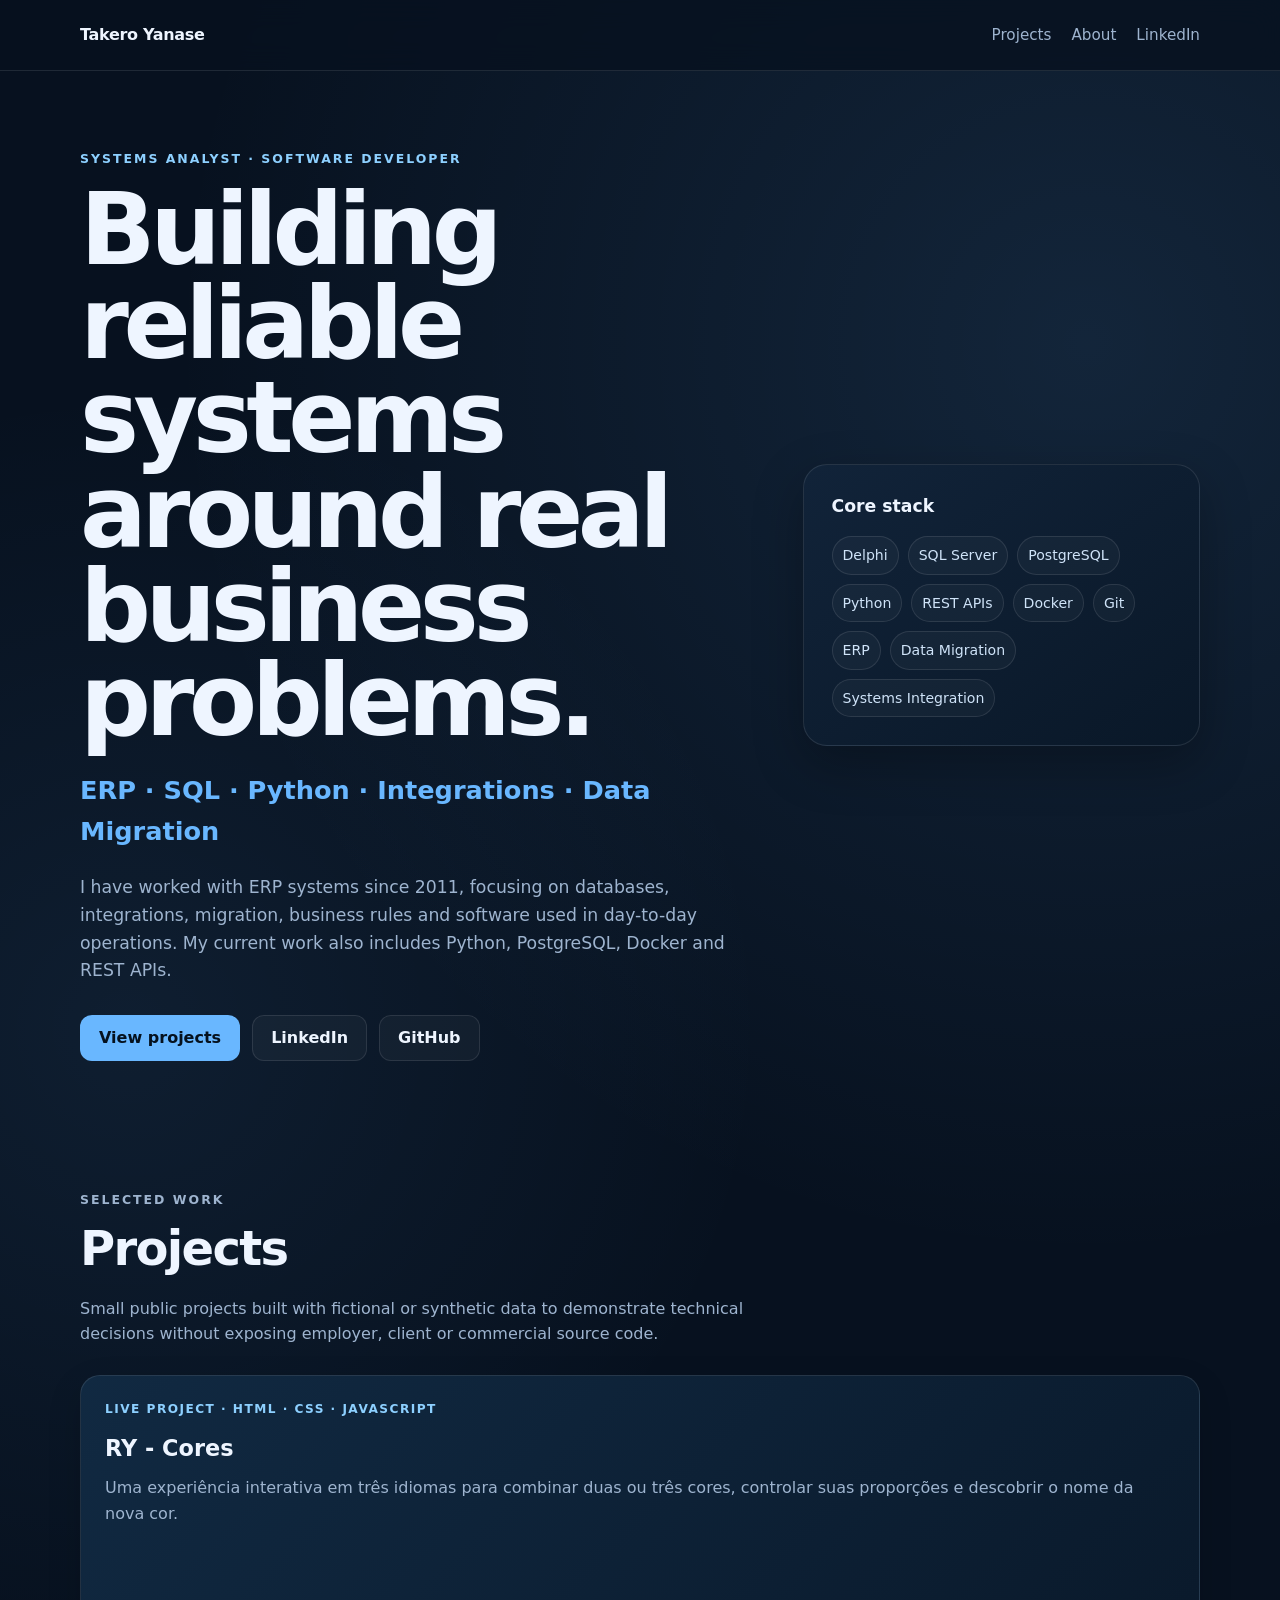
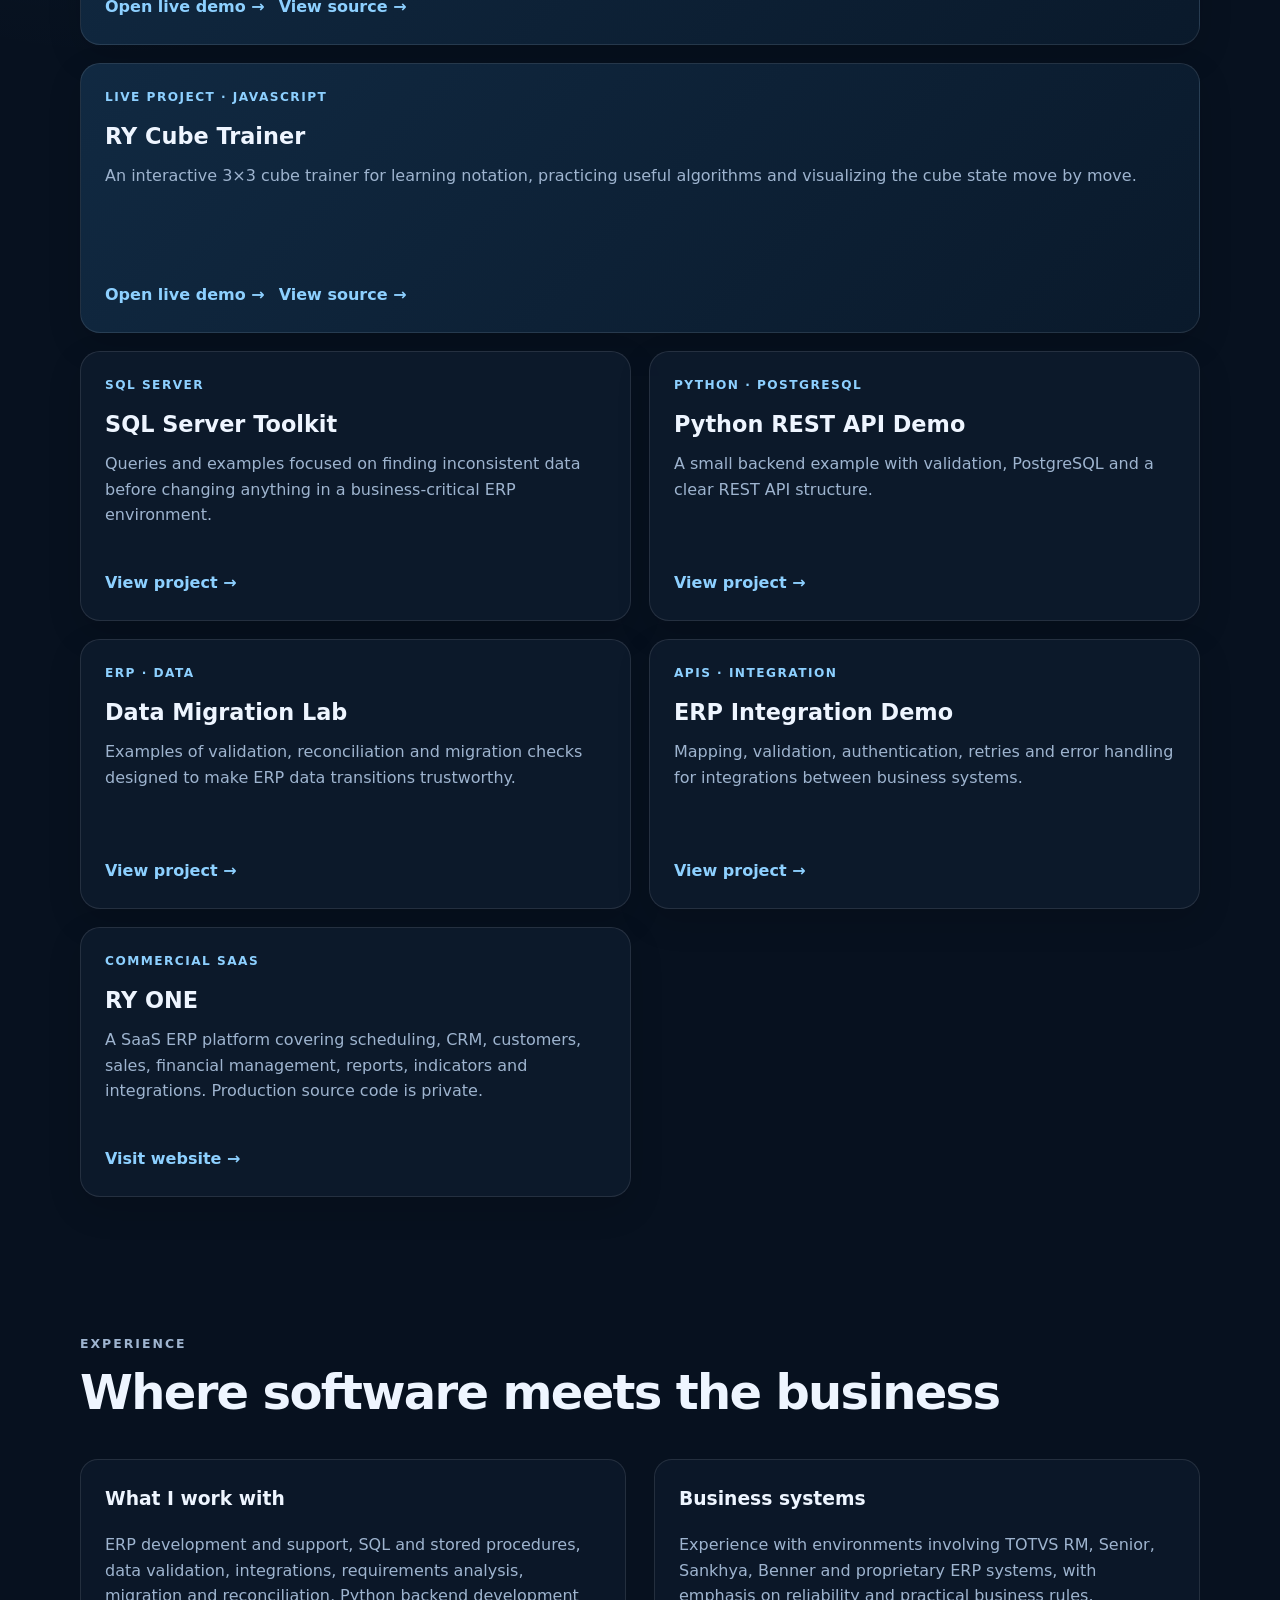
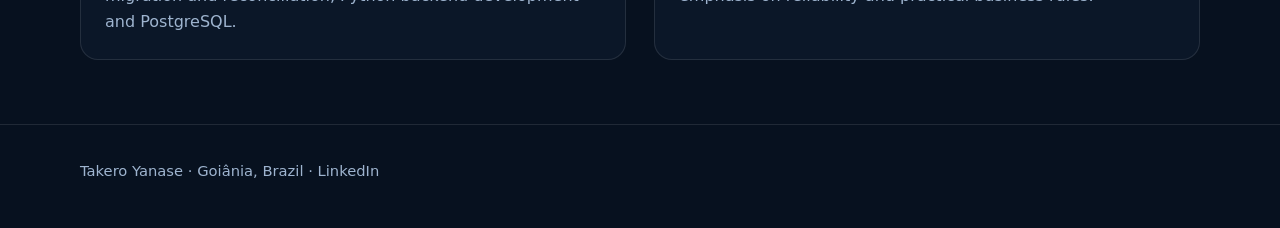
<file: portfolio/index.html>
<!DOCTYPE html>
<html lang="en">
<head>
  <meta charset="UTF-8">
  <meta name="viewport" content="width=device-width, initial-scale=1.0">
  <meta name="description" content="Takero Yanase — Systems Analyst and Software Developer. ERP, SQL, Python, integrations, data migration and backend development.">
  <title>Takero Yanase | Software Developer Portfolio</title>
  <style>
    :root {
      --bg: #07111f;
      --surface: #0e1b2d;
      --surface-2: #12243a;
      --text: #eef5ff;
      --muted: #9eb4cf;
      --accent: #69b7ff;
      --accent-2: #8dd0ff;
      --border: rgba(255,255,255,.10);
      --shadow: 0 18px 50px rgba(0,0,0,.28);
    }

    * { box-sizing: border-box; }
    html { scroll-behavior: smooth; }
    body {
      margin: 0;
      font-family: Inter, ui-sans-serif, system-ui, -apple-system, BlinkMacSystemFont, "Segoe UI", sans-serif;
      background:
        radial-gradient(circle at 85% 10%, rgba(105,183,255,.12), transparent 28%),
        radial-gradient(circle at 10% 30%, rgba(105,183,255,.08), transparent 24%),
        var(--bg);
      color: var(--text);
      line-height: 1.6;
    }

    a { color: inherit; text-decoration: none; }
    .wrap { width: min(1120px, calc(100% - 36px)); margin: 0 auto; }

    nav {
      position: sticky;
      top: 0;
      z-index: 10;
      backdrop-filter: blur(14px);
      background: rgba(7,17,31,.78);
      border-bottom: 1px solid var(--border);
    }

    .nav-inner {
      min-height: 70px;
      display: flex;
      align-items: center;
      justify-content: space-between;
      gap: 20px;
    }

    .brand { font-weight: 800; letter-spacing: -.02em; }
    .nav-links { display: flex; gap: 20px; color: var(--muted); font-size: .95rem; }
    .nav-links a:hover { color: var(--text); }

    .hero {
      min-height: 72vh;
      display: grid;
      grid-template-columns: 1.25fr .75fr;
      align-items: center;
      gap: 60px;
      padding: 78px 0 56px;
    }

    .eyebrow {
      margin: 0 0 14px;
      color: var(--accent-2);
      text-transform: uppercase;
      letter-spacing: .16em;
      font-size: .78rem;
      font-weight: 800;
    }

    h1 {
      margin: 0;
      max-width: 850px;
      font-size: clamp(3rem, 8vw, 6.2rem);
      line-height: .95;
      letter-spacing: -.055em;
    }

    .hero h2 {
      margin: 22px 0 0;
      color: var(--accent);
      font-size: clamp(1.15rem, 2.3vw, 1.6rem);
      font-weight: 700;
    }

    .lead {
      max-width: 760px;
      margin: 22px 0 0;
      color: var(--muted);
      font-size: 1.08rem;
    }

    .actions { display: flex; flex-wrap: wrap; gap: 12px; margin-top: 30px; }
    .btn {
      display: inline-flex;
      align-items: center;
      justify-content: center;
      min-height: 46px;
      padding: 0 18px;
      border-radius: 12px;
      border: 1px solid var(--border);
      font-weight: 750;
      transition: .2s ease;
    }
    .btn.primary { background: var(--accent); color: #05111e; border-color: transparent; }
    .btn.secondary { background: rgba(255,255,255,.035); }
    .btn:hover { transform: translateY(-2px); }

    .profile-card {
      padding: 28px;
      background: linear-gradient(145deg, rgba(18,36,58,.95), rgba(10,24,40,.95));
      border: 1px solid var(--border);
      border-radius: 24px;
      box-shadow: var(--shadow);
    }

    .profile-card h3 { margin: 0 0 16px; font-size: 1.08rem; }
    .skill-list { display: flex; flex-wrap: wrap; gap: 9px; }
    .skill {
      padding: 7px 10px;
      border: 1px solid var(--border);
      border-radius: 999px;
      color: #cfe3f8;
      background: rgba(255,255,255,.03);
      font-size: .88rem;
    }

    section { padding: 64px 0; }
    .section-title { margin-bottom: 28px; }
    .section-title h2 { margin: 0; font-size: clamp(2rem, 4vw, 3rem); letter-spacing: -.035em; }
    .section-title p { margin: 9px 0 0; color: var(--muted); max-width: 720px; }

    .projects {
      display: grid;
      grid-template-columns: repeat(2, minmax(0,1fr));
      gap: 18px;
    }

    .project {
      display: flex;
      flex-direction: column;
      min-height: 270px;
      padding: 24px;
      border: 1px solid var(--border);
      border-radius: 20px;
      background: rgba(14,27,45,.88);
      box-shadow: 0 12px 34px rgba(0,0,0,.14);
      transition: .2s ease;
    }
    .project:hover { transform: translateY(-4px); border-color: rgba(105,183,255,.34); }
    .project.featured { grid-column: span 2; background: linear-gradient(135deg, rgba(17,42,67,.98), rgba(10,26,44,.98)); }
    .project .tag { color: var(--accent-2); font-size: .76rem; font-weight: 800; text-transform: uppercase; letter-spacing: .12em; }
    .project h3 { margin: 12px 0 8px; font-size: 1.4rem; }
    .project p { margin: 0; color: var(--muted); }
    .project-links { margin-top: auto; padding-top: 22px; display: flex; flex-wrap: wrap; gap: 14px; }
    .project-links a { color: var(--accent-2); font-weight: 750; }

    .about-grid { display: grid; grid-template-columns: 1fr 1fr; gap: 28px; }
    .about-card {
      padding: 24px;
      border-radius: 18px;
      border: 1px solid var(--border);
      background: rgba(14,27,45,.72);
    }
    .about-card h3 { margin-top: 0; }
    .about-card p { margin-bottom: 0; color: var(--muted); }

    footer {
      padding: 34px 0 46px;
      border-top: 1px solid var(--border);
      color: var(--muted);
      font-size: .92rem;
    }

    @media (max-width: 820px) {
      .hero { grid-template-columns: 1fr; min-height: auto; padding-top: 58px; gap: 34px; }
      .projects, .about-grid { grid-template-columns: 1fr; }
      .project.featured { grid-column: auto; }
      .nav-links a:nth-child(2) { display: none; }
    }
  </style>
</head>
<body>
  <nav>
    <div class="wrap nav-inner">
      <a class="brand" href="#top">Takero Yanase</a>
      <div class="nav-links">
        <a href="#projects">Projects</a>
        <a href="#about">About</a>
        <a href="https://linkedin.com/in/takero-yanase" target="_blank" rel="noopener">LinkedIn</a>
      </div>
    </div>
  </nav>

  <main id="top">
    <div class="wrap hero">
      <div>
        <p class="eyebrow">Systems Analyst · Software Developer</p>
        <h1>Building reliable systems around real business problems.</h1>
        <h2>ERP · SQL · Python · Integrations · Data Migration</h2>
        <p class="lead">I have worked with ERP systems since 2011, focusing on databases, integrations, migration, business rules and software used in day-to-day operations. My current work also includes Python, PostgreSQL, Docker and REST APIs.</p>
        <div class="actions">
          <a class="btn primary" href="#projects">View projects</a>
          <a class="btn secondary" href="https://linkedin.com/in/takero-yanase" target="_blank" rel="noopener">LinkedIn</a>
          <a class="btn secondary" href="https://github.com/obake157" target="_blank" rel="noopener">GitHub</a>
        </div>
      </div>

      <aside class="profile-card">
        <h3>Core stack</h3>
        <div class="skill-list">
          <span class="skill">Delphi</span>
          <span class="skill">SQL Server</span>
          <span class="skill">PostgreSQL</span>
          <span class="skill">Python</span>
          <span class="skill">REST APIs</span>
          <span class="skill">Docker</span>
          <span class="skill">Git</span>
          <span class="skill">ERP</span>
          <span class="skill">Data Migration</span>
          <span class="skill">Systems Integration</span>
        </div>
      </aside>
    </div>

    <section id="projects">
      <div class="wrap">
        <div class="section-title">
          <p class="eyebrow">Selected work</p>
          <h2>Projects</h2>
          <p>Small public projects built with fictional or synthetic data to demonstrate technical decisions without exposing employer, client or commercial source code.</p>
        </div>

        <div class="projects">
          <article class="project featured">
            <span class="tag">Live project · HTML · CSS · JavaScript</span>
            <h3>RY - Cores</h3>
            <p>Uma experiência interativa em três idiomas para combinar duas ou três cores, controlar suas proporções e descobrir o nome da nova cor.</p>
            <div class="project-links">
              <a href="./laboratorio-de-cores/">Open live demo →</a>
              <a href="https://github.com/obake157/obake157/tree/main/portfolio/laboratorio-de-cores" target="_blank" rel="noopener">View source →</a>
            </div>
          </article>

          <article class="project featured">
            <span class="tag">Live project · JavaScript</span>
            <h3>RY Cube Trainer</h3>
            <p>An interactive 3×3 cube trainer for learning notation, practicing useful algorithms and visualizing the cube state move by move.</p>
            <div class="project-links">
              <a href="./ry-cube-trainer/">Open live demo →</a>
              <a href="https://github.com/obake157/obake157/tree/main/portfolio/ry-cube-trainer" target="_blank" rel="noopener">View source →</a>
            </div>
          </article>

          <article class="project">
            <span class="tag">SQL Server</span>
            <h3>SQL Server Toolkit</h3>
            <p>Queries and examples focused on finding inconsistent data before changing anything in a business-critical ERP environment.</p>
            <div class="project-links"><a href="https://github.com/obake157/obake157/tree/main/portfolio/sql-server-toolkit" target="_blank" rel="noopener">View project →</a></div>
          </article>

          <article class="project">
            <span class="tag">Python · PostgreSQL</span>
            <h3>Python REST API Demo</h3>
            <p>A small backend example with validation, PostgreSQL and a clear REST API structure.</p>
            <div class="project-links"><a href="https://github.com/obake157/obake157/tree/main/portfolio/python-rest-api-demo" target="_blank" rel="noopener">View project →</a></div>
          </article>

          <article class="project">
            <span class="tag">ERP · Data</span>
            <h3>Data Migration Lab</h3>
            <p>Examples of validation, reconciliation and migration checks designed to make ERP data transitions trustworthy.</p>
            <div class="project-links"><a href="https://github.com/obake157/obake157/tree/main/portfolio/data-migration-lab" target="_blank" rel="noopener">View project →</a></div>
          </article>

          <article class="project">
            <span class="tag">APIs · Integration</span>
            <h3>ERP Integration Demo</h3>
            <p>Mapping, validation, authentication, retries and error handling for integrations between business systems.</p>
            <div class="project-links"><a href="https://github.com/obake157/obake157/tree/main/portfolio/erp-integration-demo" target="_blank" rel="noopener">View project →</a></div>
          </article>

          <article class="project">
            <span class="tag">Commercial SaaS</span>
            <h3>RY ONE</h3>
            <p>A SaaS ERP platform covering scheduling, CRM, customers, sales, financial management, reports, indicators and integrations. Production source code is private.</p>
            <div class="project-links"><a href="https://one.rytecnologia.com.br/" target="_blank" rel="noopener">Visit website →</a></div>
          </article>
        </div>
      </div>
    </section>

    <section id="about">
      <div class="wrap">
        <div class="section-title">
          <p class="eyebrow">Experience</p>
          <h2>Where software meets the business</h2>
        </div>
        <div class="about-grid">
          <div class="about-card">
            <h3>What I work with</h3>
            <p>ERP development and support, SQL and stored procedures, data validation, integrations, requirements analysis, migration and reconciliation, Python backend development and PostgreSQL.</p>
          </div>
          <div class="about-card">
            <h3>Business systems</h3>
            <p>Experience with environments involving TOTVS RM, Senior, Sankhya, Benner and proprietary ERP systems, with emphasis on reliability and practical business rules.</p>
          </div>
        </div>
      </div>
    </section>
  </main>

  <footer>
    <div class="wrap">Takero Yanase · Goiânia, Brazil · <a href="https://linkedin.com/in/takero-yanase" target="_blank" rel="noopener">LinkedIn</a></div>
  </footer>
</body>
</html>
</file>
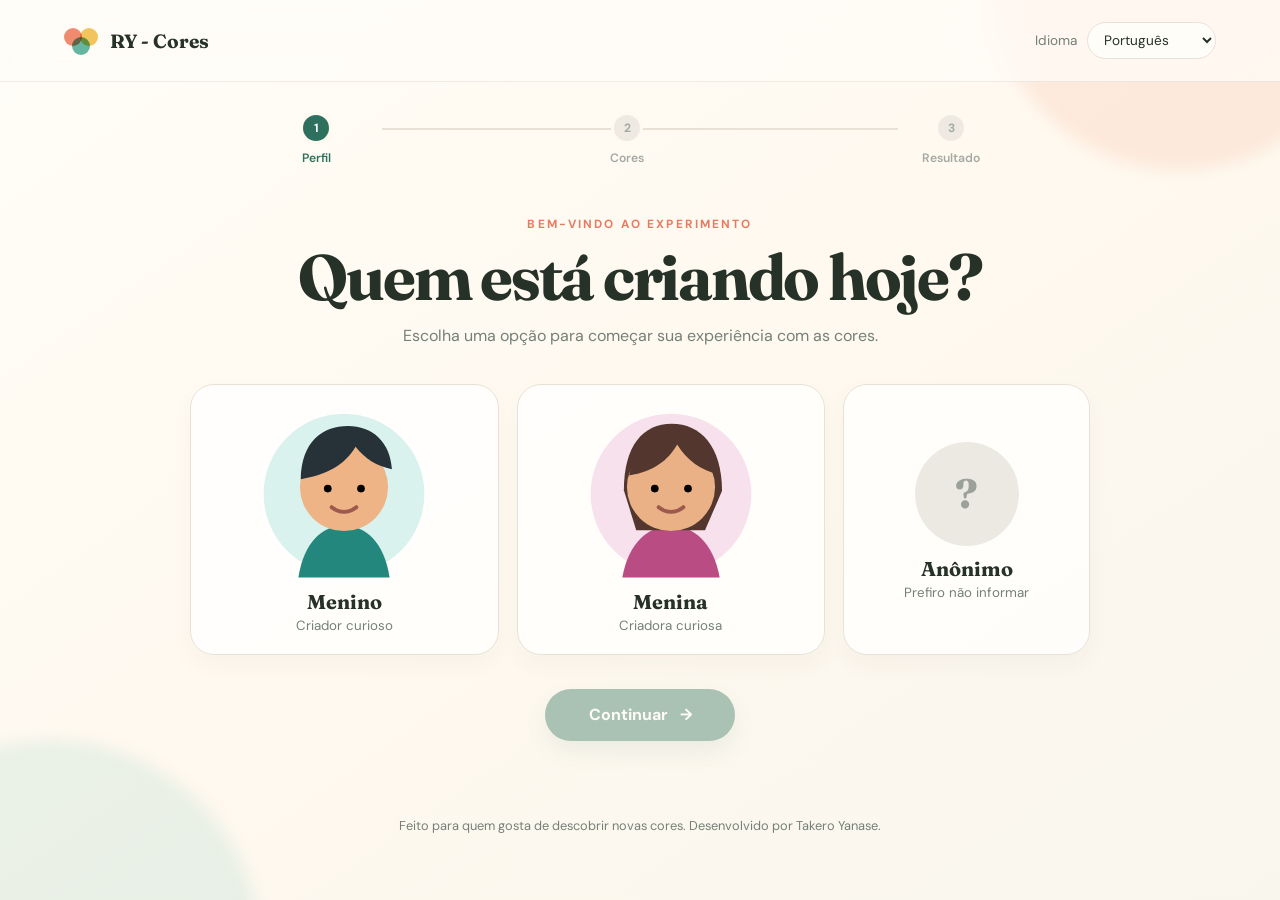
<file: portfolio/laboratorio-de-cores/index.html>
<!doctype html>
<html lang="pt-BR">
<head>
  <meta charset="utf-8">
  <meta name="viewport" content="width=device-width, initial-scale=1">
  <meta name="description" content="RY - Cores: misture duas ou três cores, controle as proporções e descubra o nome da nova cor em português, inglês e espanhol.">
  <meta name="theme-color" content="#fff8ed">
  <title>RY - Cores</title>
  <link rel="preconnect" href="https://fonts.googleapis.com">
  <link rel="preconnect" href="https://fonts.gstatic.com" crossorigin>
  <link href="https://fonts.googleapis.com/css2?family=DM+Sans:wght@400;500;600;700&family=Fraunces:opsz,wght@9..144,600;9..144,700&display=swap" rel="stylesheet">
  <link rel="stylesheet" href="styles.css">
  <link rel="stylesheet" href="palette.css">
</head>
<body>
  <div class="ambient ambient-one"></div><div class="ambient ambient-two"></div>
  <header class="topbar">
    <a class="brand" href="./" aria-label="RY - Cores">
      <span class="brand-mark"><i></i><i></i><i></i></span>
      <span data-i18n="brand">RY - Cores</span>
    </a>
    <label class="language-label">
      <span data-i18n="language">Idioma</span>
      <select id="language" aria-label="Idioma">
        <option value="pt">Português</option><option value="en">English</option><option value="es">Español</option>
      </select>
    </label>
  </header>

  <main>
    <div class="progress-wrap" aria-label="Progresso">
      <div class="progress-line"><span id="progressLine"></span></div>
      <ol class="progress">
        <li class="active"><b>1</b><span data-i18n="stepProfile">Perfil</span></li>
        <li><b>2</b><span data-i18n="stepColors">Cores</span></li>
        <li><b>3</b><span data-i18n="stepResult">Resultado</span></li>
      </ol>
    </div>

    <section class="screen active" id="profileScreen">
      <div class="intro">
        <span class="kicker" data-i18n="welcome">BEM-VINDO AO EXPERIMENTO</span>
        <h1 data-i18n="whoAreYou">Quem está criando hoje?</h1>
        <p data-i18n="profileHint">Escolha uma opção para começar sua experiência com as cores.</p>
      </div>
      <div class="profile-grid">
        <button class="profile-card" data-profile="boy">
          <span class="avatar boy-avatar" aria-hidden="true">
            <svg viewBox="0 0 220 220" role="img"><circle cx="110" cy="110" r="104" fill="#d9f2ee"/><path d="M51 218c7-46 31-67 59-67s52 21 59 67" fill="#24877d"/><circle cx="110" cy="101" r="57" fill="#efb486"/><path d="M54 91c1-49 28-69 61-69 32 0 55 21 57 56-20-4-34-13-47-29-15 25-38 36-71 42z" fill="#263238"/><circle cx="89" cy="103" r="5"/><circle cx="132" cy="103" r="5"/><path d="M94 127c10 8 22 8 32 0" fill="none" stroke="#9d594d" stroke-width="5" stroke-linecap="round"/></svg>
          </span>
          <strong data-i18n="boy">Menino</strong><small data-i18n="boyDesc">Criador curioso</small><i class="check">✓</i>
        </button>
        <button class="profile-card" data-profile="girl">
          <span class="avatar girl-avatar" aria-hidden="true">
            <svg viewBox="0 0 220 220" role="img"><circle cx="110" cy="110" r="104" fill="#f7e1ec"/><path d="M47 218c8-45 34-67 63-67s55 22 63 67" fill="#b84c83"/><path d="M49 105c0-58 25-86 62-86s65 29 65 87l-22 51H65z" fill="#53372f"/><circle cx="110" cy="101" r="57" fill="#eab086"/><path d="M56 86c7-47 30-65 58-65 33 0 55 25 59 64-25-6-43-19-55-39-12 21-31 35-62 40z" fill="#53372f"/><circle cx="89" cy="103" r="5"/><circle cx="132" cy="103" r="5"/><path d="M94 127c10 8 22 8 32 0" fill="none" stroke="#9d594d" stroke-width="5" stroke-linecap="round"/></svg>
          </span>
          <strong data-i18n="girl">Menina</strong><small data-i18n="girlDesc">Criadora curiosa</small><i class="check">✓</i>
        </button>
        <button class="profile-card anonymous" data-profile="anonymous">
          <span class="anonymous-icon" aria-hidden="true">?</span>
          <strong data-i18n="anonymous">Anônimo</strong><small data-i18n="anonymousDesc">Prefiro não informar</small><i class="check">✓</i>
        </button>
      </div>
      <button class="primary next-profile" id="profileNext" disabled><span data-i18n="continue">Continuar</span><span>→</span></button>
    </section>

    <section class="screen" id="mixScreen">
      <div class="mix-heading">
        <div><span class="kicker" data-i18n="yourRecipe">SUA RECEITA</span><h1 data-i18n="createColor">Crie uma cor inédita</h1><p data-i18n="mixHint">Escolha 2 ou 3 cores e ajuste a participação de cada uma.</p></div>
        <div class="count-control"><span data-i18n="howMany">Quantas cores?</span><div><button class="count active" data-count="2">2</button><button class="count" data-count="3">3</button></div></div>
      </div>
      <div class="lab-layout">
        <div class="ingredients" id="ingredients"></div>
        <aside class="preview-card">
          <span class="preview-label" data-i18n="livePreview">PRÉVIA DA MISTURA</span>
          <div class="flask" aria-hidden="true"><div class="flask-neck"></div><div class="flask-body"><div class="liquid" id="previewLiquid"></div><span class="shine"></span></div></div>
          <strong id="previewHex">#808080</strong>
          <p data-i18n="previewHint">A cor muda enquanto você ajusta a receita.</p>
        </aside>
      </div>
      <div class="mix-actions"><button class="ghost" id="backProfile">← <span data-i18n="back">Voltar</span></button><button class="primary" id="mixButton"><span data-i18n="mixButton">Unificar cores</span><span class="spark">✦</span></button></div>
    </section>

    <section class="screen" id="resultScreen">
      <div class="result-card">
        <div class="confetti" aria-hidden="true"></div>
        <span class="kicker" data-i18n="born">UMA NOVA COR NASCEU</span>
        <h1 data-i18n="meetColor">Conheça sua nova cor</h1>
        <div class="result-swatch" id="resultSwatch"><span></span></div>
        <div class="color-name"><span data-i18n="closestName">NOME MAIS PRÓXIMO</span><h2 id="namePt">—</h2></div>
        <div class="translations"><div><span>English</span><strong id="nameEn">—</strong></div><div><span>Español</span><strong id="nameEs">—</strong></div></div>
        <div class="codes"><button id="copyHex"><span>HEX</span><strong id="resultHex">—</strong><i>⧉</i></button><div><span>RGB</span><strong id="resultRgb">—</strong></div></div>
        <p class="copy-message" id="copyMessage" aria-live="polite"></p>
        <div class="result-actions"><button class="primary" id="newMix"><span data-i18n="newMix">Criar outra mistura</span> ↻</button><button class="ghost" id="share"><span data-i18n="share">Compartilhar cor</span> ↗</button></div>
      </div>
    </section>
  </main>
  <footer><span data-i18n="footer">Feito para quem gosta de descobrir novas cores. Desenvolvido por Takero Yanase.</span></footer>
  <script src="app.js"></script>
</body>
</html>
</file>
<file: portfolio/laboratorio-de-cores/styles.css>
:root{--ink:#263128;--muted:#748077;--cream:#fffaf1;--paper:#fffdf8;--green:#2e705e;--green-dark:#23594b;--coral:#e9795f;--line:#e8e1d6;--shadow:0 20px 60px rgba(72,61,45,.12)}*{box-sizing:border-box}html{min-height:100%;scroll-behavior:smooth}body{margin:0;min-height:100vh;color:var(--ink);background:linear-gradient(145deg,#fffdf7 0%,#fff9ef 50%,#f8f6ed 100%);font-family:"DM Sans",sans-serif;overflow-x:hidden}button,select,input{font:inherit}.ambient{position:fixed;border-radius:50%;filter:blur(8px);opacity:.24;pointer-events:none;z-index:-1}.ambient-one{width:380px;height:380px;background:#f5b89f;top:-210px;right:-90px}.ambient-two{width:420px;height:420px;background:#a7d5c9;bottom:-260px;left:-160px}.topbar{height:82px;display:flex;align-items:center;justify-content:space-between;padding:0 clamp(20px,5vw,72px);border-bottom:1px solid rgba(88,88,70,.1);background:rgba(255,253,248,.7);backdrop-filter:blur(18px)}.brand{display:flex;align-items:center;gap:12px;color:var(--ink);text-decoration:none;font-family:Fraunces,serif;font-size:1.2rem;font-weight:700}.brand-mark{position:relative;display:flex;align-items:center;width:34px;height:28px}.brand-mark i{width:18px;height:18px;border-radius:50%;position:absolute;mix-blend-mode:multiply}.brand-mark i:nth-child(1){background:#f18c72;left:0;top:1px}.brand-mark i:nth-child(2){background:#f1c65f;right:0;top:1px}.brand-mark i:nth-child(3){background:#66b7a4;left:8px;bottom:0}.language-label{display:flex;align-items:center;gap:10px;color:var(--muted);font-size:.85rem}.language-label select{border:1px solid var(--line);border-radius:20px;padding:8px 30px 8px 12px;background:var(--paper);color:var(--ink);outline:none}.progress-wrap{width:min(680px,calc(100% - 40px));margin:30px auto 0;position:relative}.progress-line{position:absolute;top:16px;left:12%;right:12%;height:2px;background:var(--line)}.progress-line span{display:block;width:0;height:100%;background:var(--green);transition:.5s ease}.progress{list-style:none;display:flex;justify-content:space-between;padding:0;margin:0;position:relative}.progress li{display:flex;flex-direction:column;align-items:center;gap:6px;color:#a3aaa4;font-size:.76rem;font-weight:600}.progress b{display:grid;place-items:center;width:32px;height:32px;border-radius:50%;background:#eeeae2;border:3px solid var(--cream);font-size:.75rem}.progress li.active,.progress li.done{color:var(--green)}.progress li.active b,.progress li.done b{background:var(--green);color:white}.screen{display:none;width:min(1120px,calc(100% - 40px));margin:0 auto;padding:50px 0 76px;animation:rise .5s ease}.screen.active{display:block}@keyframes rise{from{opacity:0;transform:translateY(12px)}to{opacity:1;transform:none}}.intro{text-align:center;max-width:700px;margin:0 auto 38px}.kicker{display:block;color:var(--coral);font-size:.74rem;letter-spacing:.18em;font-weight:700;margin-bottom:12px}.intro h1,.mix-heading h1,.result-card h1{font-family:Fraunces,serif;font-size:clamp(2.25rem,5vw,4rem);line-height:1.03;margin:0;letter-spacing:-.035em}.intro p,.mix-heading p{color:var(--muted);margin:15px 0 0}.profile-grid{display:grid;grid-template-columns:1fr 1fr .8fr;gap:18px;max-width:900px;margin:auto}.profile-card{position:relative;border:1px solid var(--line);border-radius:24px;background:rgba(255,255,255,.76);padding:24px 20px 20px;cursor:pointer;color:var(--ink);transition:.22s ease;box-shadow:0 10px 25px rgba(64,56,43,.04)}.profile-card:hover{transform:translateY(-5px);box-shadow:var(--shadow)}.profile-card.selected{border:2px solid var(--green);padding:23px 19px 19px;background:#fff}.profile-card strong,.profile-card small{display:block}.profile-card strong{font-family:Fraunces,serif;font-size:1.25rem;margin-top:10px}.profile-card small{color:var(--muted);margin-top:3px}.avatar{display:block;width:170px;max-width:100%;margin:auto}.avatar svg{display:block;width:100%;height:auto}.anonymous{display:flex;flex-direction:column;align-items:center;justify-content:center}.anonymous-icon{display:grid;place-items:center;width:104px;height:104px;border-radius:50%;background:#ebe9e2;color:#9ba098;font:700 2.5rem Fraunces}.check{display:none;position:absolute;right:14px;top:14px;width:25px;height:25px;border-radius:50%;background:var(--green);color:#fff;font-style:normal}.selected .check{display:grid;place-items:center}.primary,.ghost{border:0;border-radius:999px;min-height:52px;padding:0 25px;font-weight:700;cursor:pointer;transition:.2s ease}.primary{display:flex;align-items:center;justify-content:center;gap:12px;background:var(--green);color:white;box-shadow:0 10px 25px rgba(46,112,94,.22)}.primary:hover:not(:disabled){background:var(--green-dark);transform:translateY(-2px)}.primary:disabled{opacity:.4;cursor:not-allowed}.next-profile{margin:34px auto 0;min-width:190px}.mix-heading{display:flex;align-items:flex-end;justify-content:space-between;gap:30px;margin-bottom:34px}.mix-heading h1{font-size:clamp(2rem,4vw,3.2rem)}.count-control{display:flex;align-items:center;gap:14px;color:var(--muted);white-space:nowrap}.count-control>div{display:flex;padding:4px;background:#eee9df;border-radius:999px}.count{border:0;background:transparent;width:42px;height:36px;border-radius:999px;color:var(--muted);cursor:pointer;font-weight:700}.count.active{background:#fff;color:var(--green);box-shadow:0 3px 10px rgba(55,50,40,.12)}.lab-layout{display:grid;grid-template-columns:1fr 300px;gap:28px}.ingredients{display:grid;gap:16px}.ingredient{display:grid;grid-template-columns:74px 1fr;gap:20px;align-items:center;padding:20px;border:1px solid var(--line);border-radius:20px;background:rgba(255,255,255,.78)}.jar{position:relative;width:72px;height:88px;border:3px solid #bac5bd;border-top:0;border-radius:8px 8px 18px 18px;overflow:hidden;background:rgba(255,255,255,.7)}.jar:before{content:"";position:absolute;z-index:2;top:0;left:-5px;width:76px;height:10px;border:3px solid #9fac9f;border-radius:4px;background:#e9eee8}.jar-liquid{position:absolute;left:3px;right:3px;bottom:3px;height:65%;border-radius:4px 4px 13px 13px;transition:.3s}.ingredient-top{display:flex;align-items:center;justify-content:space-between;gap:12px}.ingredient-title{font:600 1rem Fraunces}.color-picker-wrap{display:flex;align-items:center;gap:9px}.color-picker-wrap input[type=color]{width:38px;height:38px;border:0;padding:0;border-radius:50%;overflow:hidden;background:none;cursor:pointer}.color-picker-wrap input[type=color]::-webkit-color-swatch-wrapper{padding:0}.color-picker-wrap input[type=color]::-webkit-color-swatch{border:2px solid white;border-radius:50%;box-shadow:0 0 0 1px var(--line)}.hex-input{width:88px;border:1px solid var(--line);border-radius:10px;padding:8px;background:white;text-transform:uppercase;color:var(--ink);font-size:.85rem}.percentage-row{display:grid;grid-template-columns:1fr 58px;gap:12px;align-items:center;margin-top:14px}.percentage{width:100%;accent-color:var(--green)}.percentage-value{border:1px solid var(--line);background:#fff;border-radius:9px;padding:7px;text-align:center;font-weight:600}.preview-card{border:1px solid var(--line);border-radius:24px;background:#f6f1e7;padding:25px;text-align:center}.preview-label{font-size:.7rem;letter-spacing:.14em;color:var(--muted);font-weight:700}.flask{width:170px;height:200px;margin:25px auto 10px;position:relative}.flask-neck{width:62px;height:65px;margin:auto;border:5px solid #aebbb2;border-bottom:0;border-radius:5px 5px 0 0;background:rgba(255,255,255,.44)}.flask-body{position:absolute;bottom:0;left:8px;width:154px;height:150px;border:5px solid #aebbb2;border-radius:48% 48% 30% 30%;overflow:hidden;background:rgba(255,255,255,.5)}.liquid{position:absolute;bottom:0;left:0;right:0;height:68%;background:#808080;transition:.35s}.liquid:before{content:"";position:absolute;top:-8px;left:0;width:100%;height:18px;border-radius:50%;background:inherit;filter:brightness(1.08)}.shine{position:absolute;width:18px;height:62px;border-radius:99px;background:rgba(255,255,255,.42);left:28px;top:28px;transform:rotate(18deg)}.preview-card>strong{font:700 1.3rem Fraunces}.preview-card p{color:var(--muted);font-size:.83rem}.mix-actions{display:flex;justify-content:space-between;margin-top:28px}.ghost{background:transparent;color:var(--ink);border:1px solid var(--line)}.ghost:hover{background:#fff}.result-card{max-width:720px;margin:auto;text-align:center;border:1px solid var(--line);background:rgba(255,255,255,.82);border-radius:30px;padding:45px clamp(20px,6vw,64px);box-shadow:var(--shadow);position:relative;overflow:hidden}.result-card h1{font-size:clamp(2rem,4vw,3rem)}.result-swatch{width:190px;height:190px;border-radius:50%;margin:28px auto 20px;padding:12px;border:1px solid var(--line);box-shadow:0 14px 35px rgba(60,50,40,.16);background:white}.result-swatch span{display:block;width:100%;height:100%;border-radius:50%;background:#808080}.color-name>span{font-size:.66rem;letter-spacing:.16em;color:var(--muted)}.color-name h2{font:700 clamp(2rem,5vw,3.2rem) Fraunces;margin:6px 0 18px}.translations{display:grid;grid-template-columns:1fr 1fr;gap:12px;margin:0 auto 20px}.translations div,.codes>*{border:1px solid var(--line);border-radius:14px;padding:13px;background:#fff;text-align:left}.translations span,.codes span{display:block;color:var(--muted);font-size:.7rem;text-transform:uppercase;letter-spacing:.08em}.translations strong,.codes strong{font-size:.95rem}.codes{display:grid;grid-template-columns:1fr 1fr;gap:12px}.codes button{position:relative;color:var(--ink);cursor:pointer;font:inherit}.codes button i{position:absolute;right:14px;top:18px;font-style:normal}.copy-message{height:18px;margin:8px 0;color:var(--green);font-size:.8rem}.result-actions{display:flex;justify-content:center;gap:10px;margin-top:14px}.confetti:before,.confetti:after{content:"✦  ·  ◆  ·  ✦";position:absolute;color:#efad65;letter-spacing:22px;font-size:1rem}.confetti:before{top:35px;left:20px;transform:rotate(-18deg)}.confetti:after{top:50px;right:5px;transform:rotate(21deg);color:#65aa98}footer{text-align:center;color:var(--muted);font-size:.8rem;padding:0 20px 30px}@media(max-width:760px){.topbar{height:70px}.language-label>span{display:none}.progress-wrap{margin-top:22px}.screen{padding-top:38px}.profile-grid{grid-template-columns:1fr 1fr}.profile-card.anonymous{grid-column:span 2;min-height:150px}.anonymous-icon{width:64px;height:64px}.mix-heading{align-items:flex-start;flex-direction:column}.lab-layout{grid-template-columns:1fr}.preview-card{order:-1}.flask{transform:scale(.78);margin:0 auto -15px}.ingredient{grid-template-columns:58px 1fr;padding:15px;gap:14px}.jar{width:56px;height:72px}.jar:before{width:60px}.ingredient-top{align-items:flex-start;flex-direction:column}.mix-actions,.result-actions{gap:10px}.result-actions{flex-direction:column}.result-actions button{width:100%}}@media(max-width:430px){.brand span:last-child{font-size:.98rem}.profile-grid{gap:10px}.profile-card{padding:15px 10px}.profile-card.selected{padding:14px 9px}.profile-card strong{font-size:1.05rem}.avatar{width:125px}.result-card{padding-top:38px}.result-swatch{width:150px;height:150px}.translations,.codes{grid-template-columns:1fr}}
</file>
<file: portfolio/laboratorio-de-cores/palette.css>
/* Seletor visual de cores */
.ingredient {
  position: relative;
}

.ingredient.palette-open {
  z-index: 20;
  border-color: rgba(46, 112, 94, .35);
  box-shadow: 0 16px 40px rgba(50, 60, 48, .12);
}

.ingredient-controls { min-width: 0; }

.color-trigger {
  display: flex;
  align-items: center;
  gap: 10px;
  min-width: 154px;
  height: 48px;
  padding: 5px 11px 5px 6px;
  border: 1px solid var(--line);
  border-radius: 14px;
  background: #fff;
  color: var(--ink);
  cursor: pointer;
  transition: .2s;
}

.color-trigger:hover,
.color-trigger:focus-visible {
  border-color: var(--green);
  box-shadow: 0 0 0 4px rgba(46, 112, 94, .1);
  outline: 0;
}

.color-trigger i {
  display: block;
  width: 36px;
  height: 36px;
  border: 1px solid rgba(0, 0, 0, .12);
  border-radius: 10px;
  box-shadow: inset 0 0 0 2px rgba(255, 255, 255, .35);
}

.color-trigger span { font-size: .84rem; font-weight: 700; }
.color-trigger b { margin-left: auto; color: var(--muted); font-size: 1.1rem; }

.palette-popover {
  position: absolute;
  z-index: 50;
  top: 76px;
  right: 18px;
  width: 350px;
  padding: 18px;
  border: 1px solid var(--line);
  border-radius: 18px;
  background: #fff;
  box-shadow: 0 24px 55px rgba(44, 48, 39, .22);
  animation: rise .18s ease;
}

.palette-heading {
  display: flex;
  align-items: center;
  justify-content: space-between;
  margin-bottom: 14px;
}

.palette-heading strong { font: 600 1rem Fraunces; }
.palette-heading button {
  display: grid;
  place-items: center;
  width: 32px;
  height: 32px;
  border: 0;
  border-radius: 50%;
  background: #f2eee7;
  color: var(--ink);
  font-size: 1.3rem;
  cursor: pointer;
}

.swatch-grid {
  display: grid;
  grid-template-columns: repeat(6, 1fr);
  gap: 10px;
}

.palette-swatch {
  position: relative;
  aspect-ratio: 1;
  border: 2px solid #fff;
  border-radius: 11px;
  background: var(--swatch);
  box-shadow: 0 0 0 1px rgba(45, 45, 38, .16);
  cursor: pointer;
  transition: .14s;
}

.palette-swatch:hover,
.palette-swatch:focus-visible {
  transform: scale(1.12);
  box-shadow: 0 0 0 3px var(--green);
  outline: 0;
}

.palette-swatch.selected { box-shadow: 0 0 0 3px var(--green); }
.palette-swatch span {
  position: absolute;
  inset: 0;
  display: grid;
  place-items: center;
  color: #fff;
  font-size: 1rem;
  text-shadow: 0 1px 3px #000;
}

.custom-row {
  display: flex;
  align-items: center;
  justify-content: space-between;
  gap: 10px;
  margin-top: 16px;
  padding-top: 14px;
  border-top: 1px solid var(--line);
}

.custom-row label {
  display: flex;
  align-items: center;
  gap: 9px;
  color: var(--muted);
  font-size: .78rem;
}

.custom-row input[type="color"] {
  width: 46px;
  height: 42px;
  padding: 0;
  overflow: hidden;
  border: 0;
  border-radius: 10px;
  background: none;
  cursor: pointer;
}

.custom-row input[type="color"]::-webkit-color-swatch-wrapper { padding: 0; }
.custom-row input[type="color"]::-webkit-color-swatch { border: 1px solid var(--line); border-radius: 10px; }
.custom-row .hex-input { width: 102px; height: 42px; }

@media (max-width: 760px) {
  .palette-popover {
    position: fixed;
    top: auto;
    right: 16px;
    bottom: 16px;
    left: 16px;
    width: auto;
    max-height: 72vh;
    overflow: auto;
  }
  .swatch-grid { grid-template-columns: repeat(6, 1fr); }
}

@media (max-width: 430px) {
  .color-trigger { min-width: 145px; }
  .swatch-grid { grid-template-columns: repeat(5, 1fr); }
  .custom-row { align-items: flex-start; flex-direction: column; }
  .custom-row label { justify-content: space-between; width: 100%; }
  .custom-row .hex-input { width: 100%; }
}
</file>
